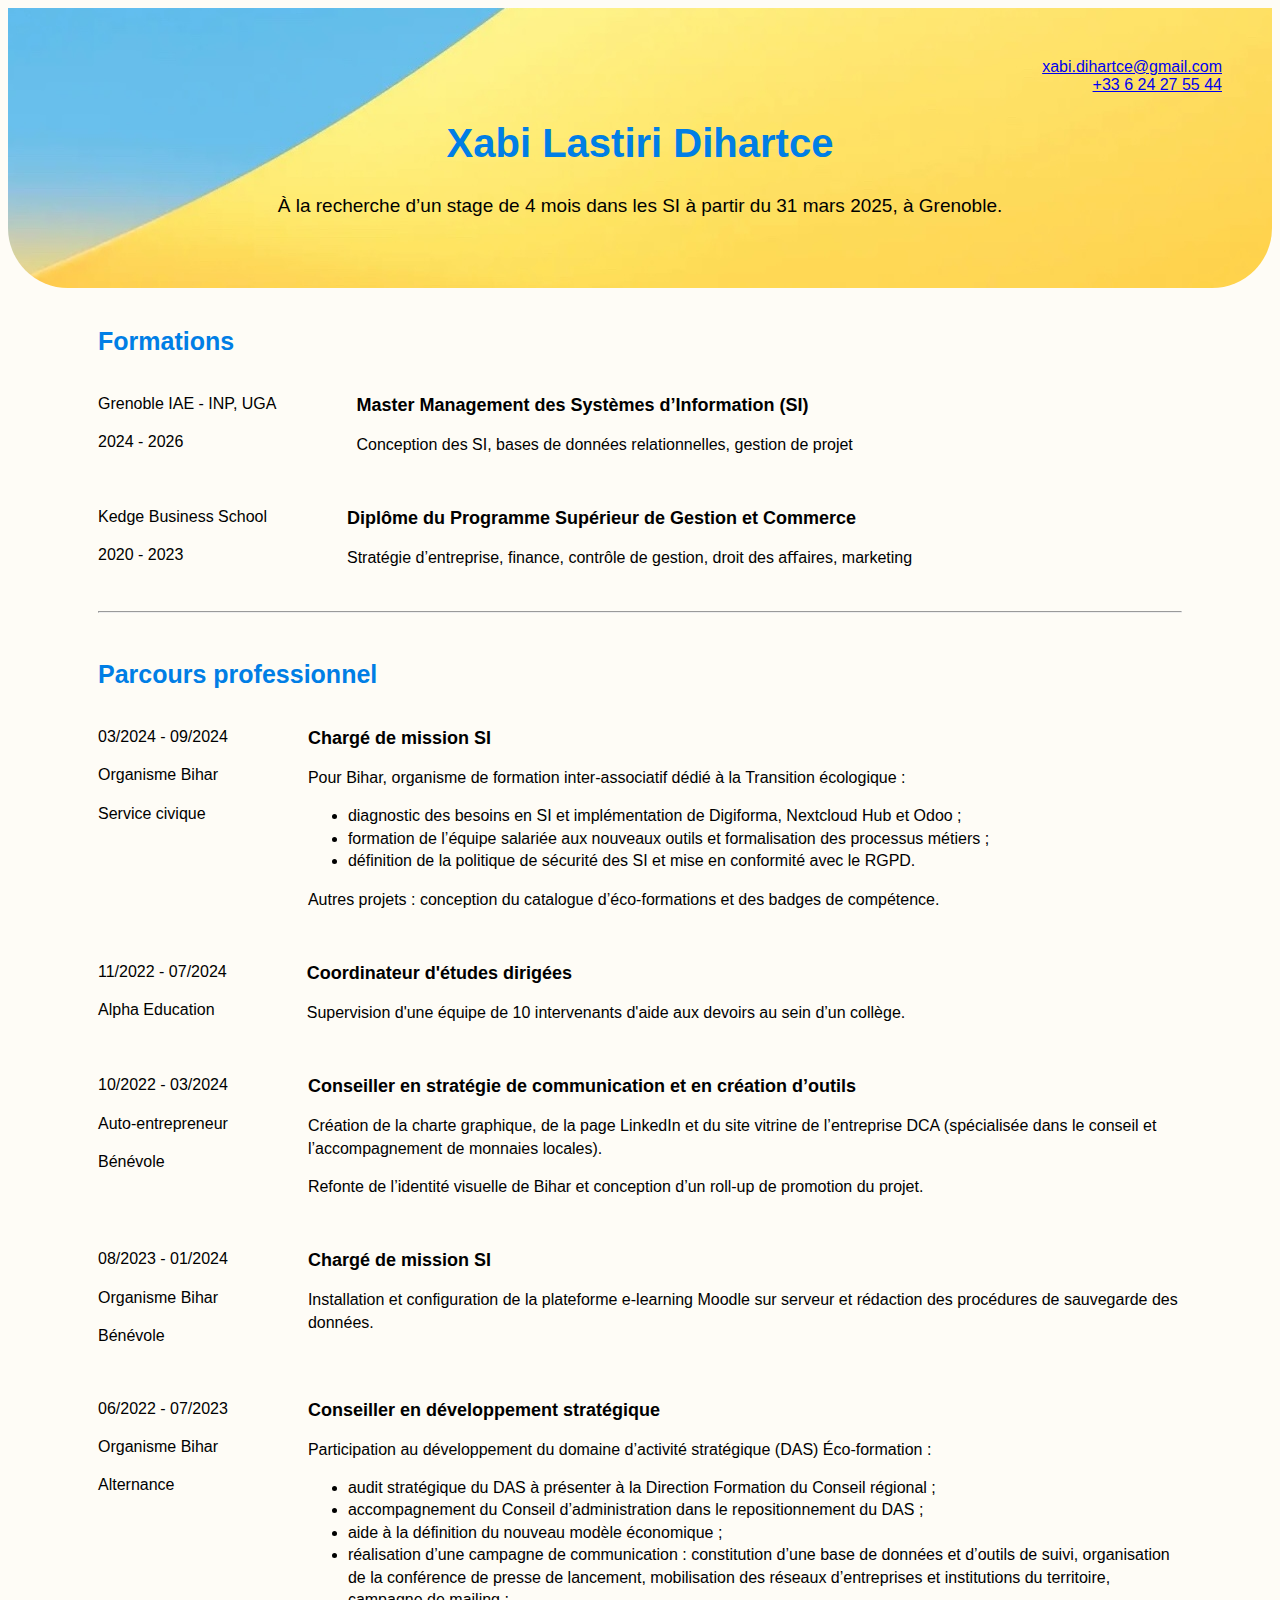
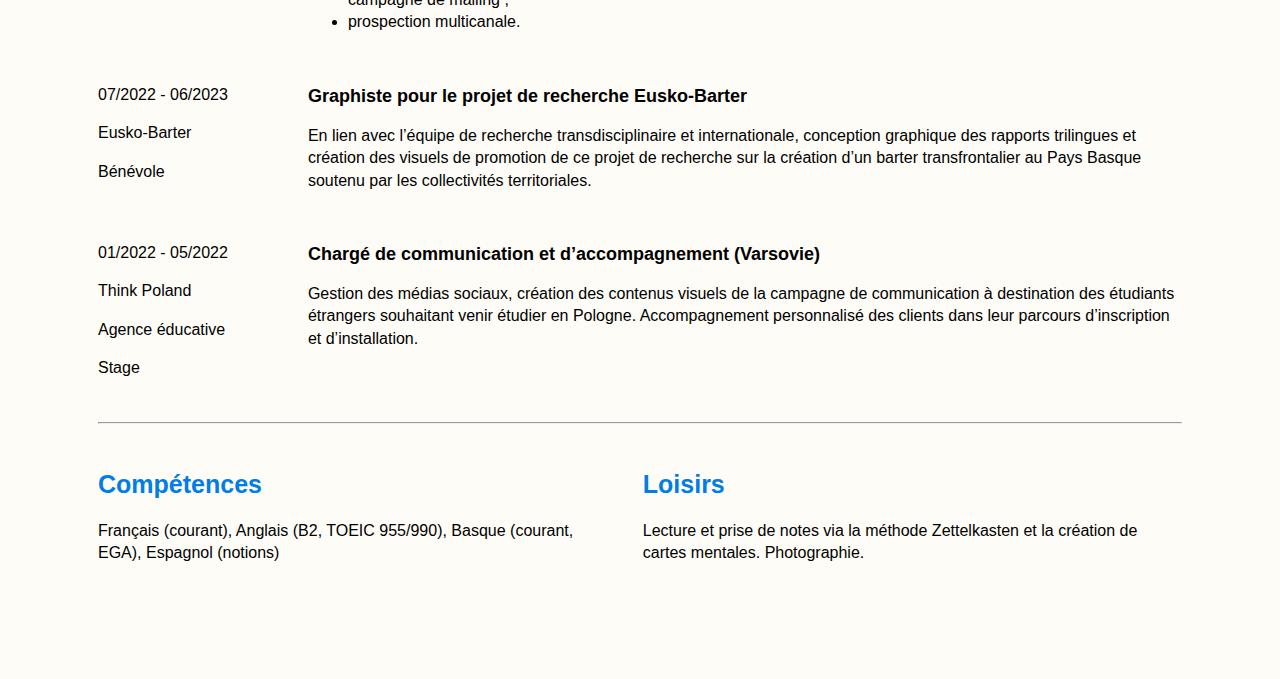
<file: www/pages/cv-xabi.html>
<!DOCTYPE html>
<html>
    <head>
        <meta charset="UTF-8">
        <meta name="Auteur" content="Xabi Lastiri Dihartce">
        <meta name="Dernière MAJ" content="Septembre 2024">
        <title>CV de Xabi Lastiri Dihartce</title>
        <link rel="stylesheet" href="../styles/style_cv_xabi.css">
    </head>
    <body>
        <header>
            <div id="Contact">
                <a href="mailto:xabi.dihartce@gmail.com">xabi.dihartce@gmail.com</a>
                <br>
                <a href="0624275544">+33 6 24 27 55 44</a>
            </div>
            <h1>Xabi Lastiri Dihartce</h1>
            <p id="intro">À la recherche d’un stage de 4 mois dans les SI à partir du 31 mars 2025, à Grenoble.</p>
        </header>
        <br>
        <main>
            <section id="formations">
                <h2>Formations</h2>
                <div id="master" class="colonnes">                    
                    <div class="gauche">
                        <p>Grenoble IAE - INP, UGA</p>
                        <p>2024 - 2026</p>
                    </div>
                    <div class="droite">
                        <H3>Master Management des Systèmes d’Information (SI)</H3>
                        <p>Conception des SI, bases de données relationnelles, gestion de projet</p>
                    </div>
                </div>
                <br>
                <div id="bachelor" class="colonnes">
                    <div class="gauche">
                        <p>Kedge Business School</p>
                        <p>2020 - 2023</p>
                    </div>
                    <div class="droite">
                        <H3>Diplôme du Programme Supérieur de Gestion et Commerce</H3>
                        <p>Stratégie d’entreprise, finance, contrôle de gestion, droit des aﬀaires, marketing</p>
                    </div>
                </div>
            </section>
            <br>
            <hr>
            <br>
            <section id="parcourspro">
                <h2>Parcours professionnel</h2>
                <div id="chgsi" class="colonnes">
                    <div class="gauche">
                        <p>03/2024 - 09/2024</p>
                        <p>Organisme Bihar</p>
                        <p>Service civique</p>
                    </div>
                    <div class="droite">
                        <H3>Chargé de mission SI</H3>
                        <p>Pour Bihar, organisme de formation inter-associatif dédié à la Transition écologique :</p>
                        <ul>
                            <li>diagnostic des besoins en SI et implémentation de Digiforma, Nextcloud Hub et Odoo ;</li>
                            <li>formation de l’équipe salariée aux nouveaux outils et formalisation des processus métiers ;</li>
                            <li>définition de la politique de sécurité des SI et mise en conformité avec le RGPD.</li>
                        </ul>
                        <p>Autres projets : conception du catalogue d’éco-formations et des badges de compétence.</p>
                    </div>
                </div>
                <br>
                <div id="coordo" class="colonnes">
                    <div class="gauche">
                        <p>11/2022 - 07/2024</p>
                        <p>Alpha Education</p>
                    </div>
                    <div class="droite">
                        <H3>Coordinateur d'études dirigées</H3>
                        <p>Supervision d'une équipe de 10 intervenants d'aide aux devoirs au sein d’un collège.</p>
                    </div>
                </div>
                <br>
                <div id="conseil" class="colonnes">
                    <div class="gauche">
                        <p>10/2022 - 03/2024</p>
                        <p>Auto-entrepreneur</p>
                        <p>Bénévole</p>
                    </div>
                    <div class="droite">
                        <H3>Conseiller en stratégie de communication et en création d’outils</H3>
                        <p>Création de la charte graphique, de la page LinkedIn et du site vitrine de l’entreprise DCA (spécialisée dans le conseil et l’accompagnement de monnaies locales).<p>
                        <p>Refonte de l’identité visuelle de Bihar et conception d’un roll-up de promotion du projet.</p>
                    </div>
                </div>
                <br>
                <div id="chgsiprem" class="colonnes">
                    <div class="gauche">
                        <p>08/2023 - 01/2024</p>
                        <p>Organisme Bihar</p>
                        <p>Bénévole</p>
                    </div>
                    <div class="droite">
                        <H3>Chargé de mission SI</H3>
                        <p>Installation et configuration de la plateforme e-learning Moodle sur serveur et rédaction des procédures de sauvegarde des données.</p>
                    </div>
                </div>
                <br>
                <div id="cds" class="colonnes">
                    <div class="gauche">
                        <p>06/2022 - 07/2023</p>
                        <p>Organisme Bihar</p>
                        <p>Alternance</p>
                    </div>
                    <div class="droite">
                        <H3>Conseiller en développement stratégique</H3>
                        <p>Participation au développement du domaine d’activité stratégique (DAS) Éco-formation :</p>
                        <ul>
                            <li>audit stratégique du DAS à présenter à la Direction Formation du Conseil régional ;</li>
                            <li>accompagnement du Conseil d’administration dans le repositionnement du DAS ;</li>
                            <li>aide à la définition du nouveau modèle économique ;</li>
                            <li>réalisation d’une campagne de communication : constitution d’une base de données et d’outils de suivi, organisation de la conférence de presse de lancement, mobilisation des réseaux d’entreprises et institutions du territoire, campagne de mailing ;</li>
                            <li>prospection multicanale.</li>
                        </ul>
                    </div>
                </div>
                <br>
                <div id="graph" class="colonnes">
                    <div class="gauche">
                        <p>07/2022 - 06/2023</p>
                        <p>Eusko-Barter</p>
                        <p>Bénévole</p>
                    </div>
                    <div class="droite">
                        <H3>Graphiste pour le projet de recherche Eusko-Barter</H3>
                        <p>En lien avec l’équipe de recherche transdisciplinaire et internationale, conception graphique des rapports trilingues et création des visuels de promotion de ce projet de recherche sur la création d’un barter transfrontalier au Pays Basque soutenu par les collectivités territoriales.</p>
                    </div>
                </div>
                <br>
                <div id="comvars" class="colonnes">
                    <div class="gauche">
                        <p>01/2022 - 05/2022</p>
                        <p>Think Poland</p>
                        <p>Agence éducative</p>
                        <p>Stage</p>
                    </div>
                    <div class="droite">
                        <H3>Chargé de communication et d’accompagnement (Varsovie)</H3>
                        <p>Gestion des médias sociaux, création des contenus visuels de la campagne de communication à destination des étudiants étrangers souhaitant venir étudier en Pologne. Accompagnement personnalisé des clients dans leur parcours d’inscription et d’installation.</p>
                    </div>
                </div>
            </section>
            <br>
            <hr>
            <br>
            <div class="colonne2">
                <section id="competences">
                    <H2>Compétences</H2>
                    <p>Français (courant), Anglais (B2, TOEIC 955/990), Basque (courant, EGA), Espagnol (notions)</p>
                </section>
                <section id="loisirs">
                    <H2>Loisirs</H2>
                    <p>Lecture et prise de notes via la méthode Zettelkasten et la création de cartes mentales. Photographie.</p>
                </section>
            </div>
        </main>
    </body>
</html>
</file>
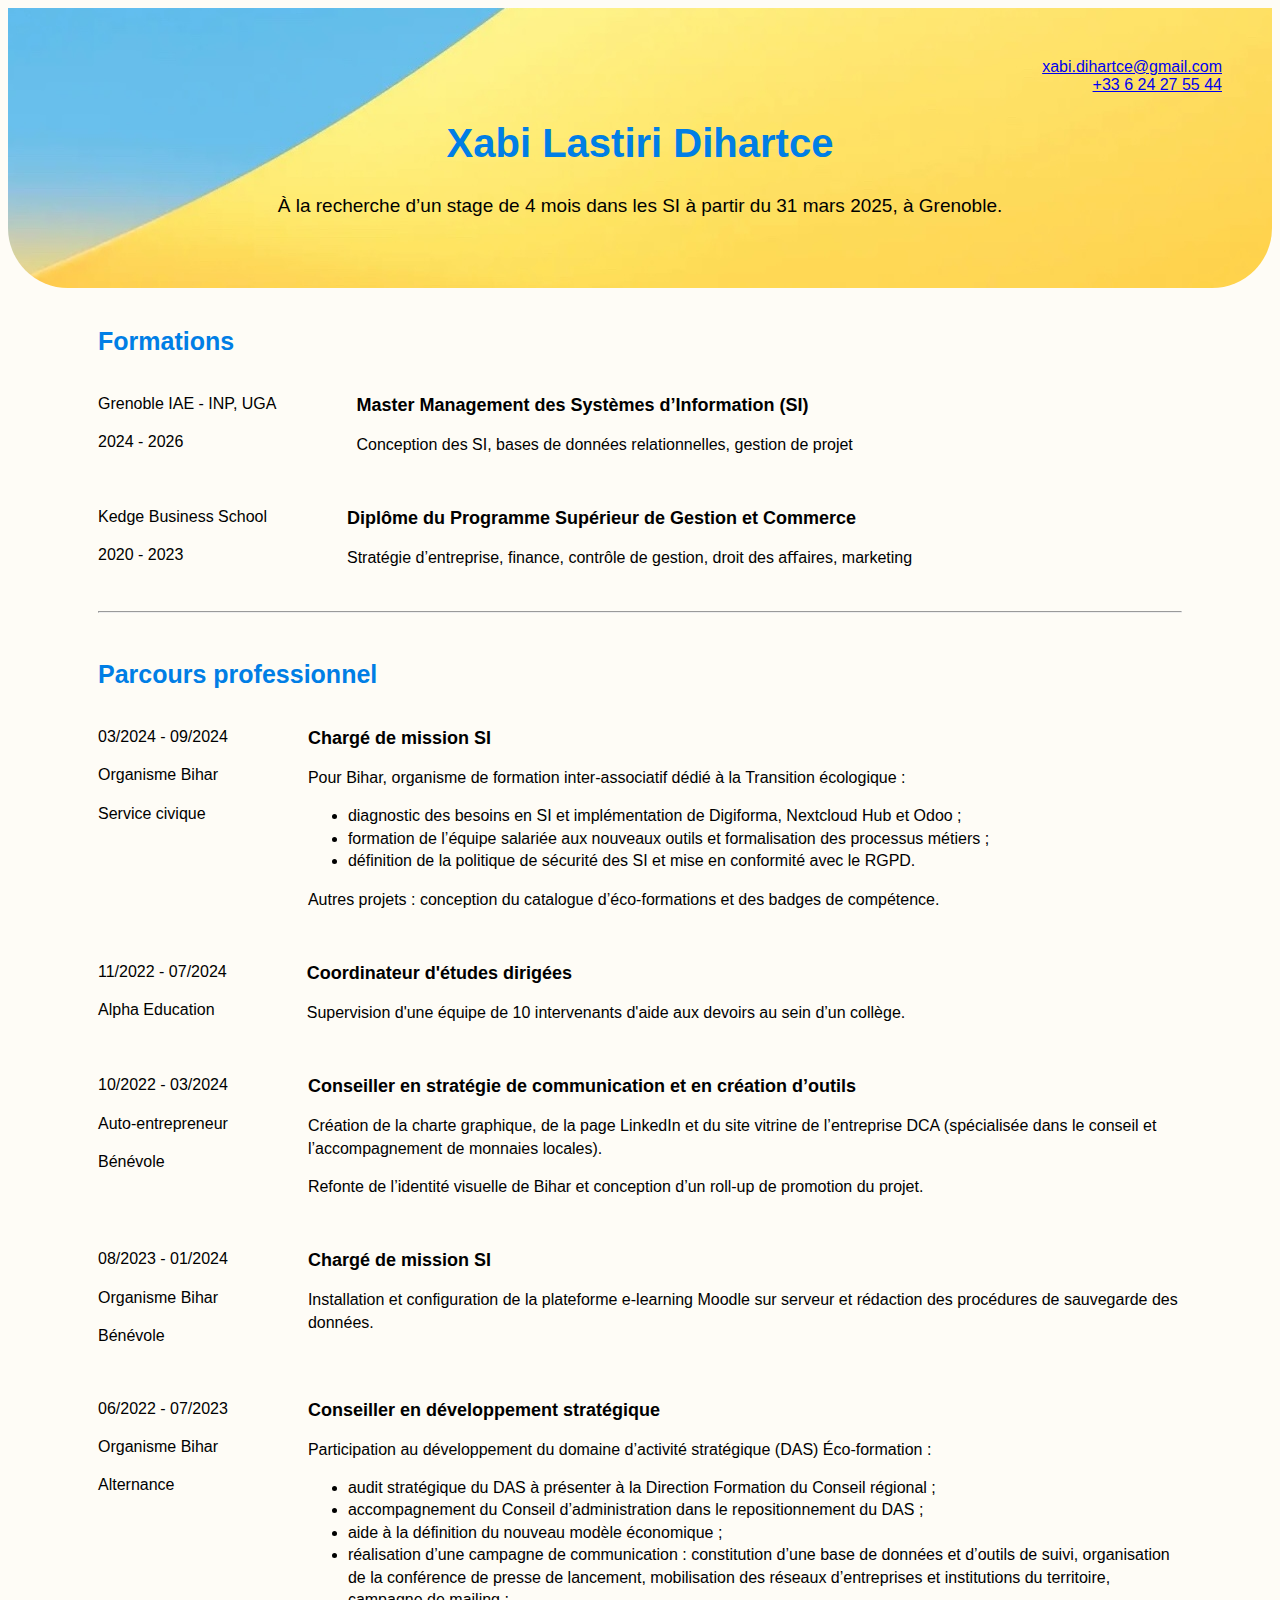
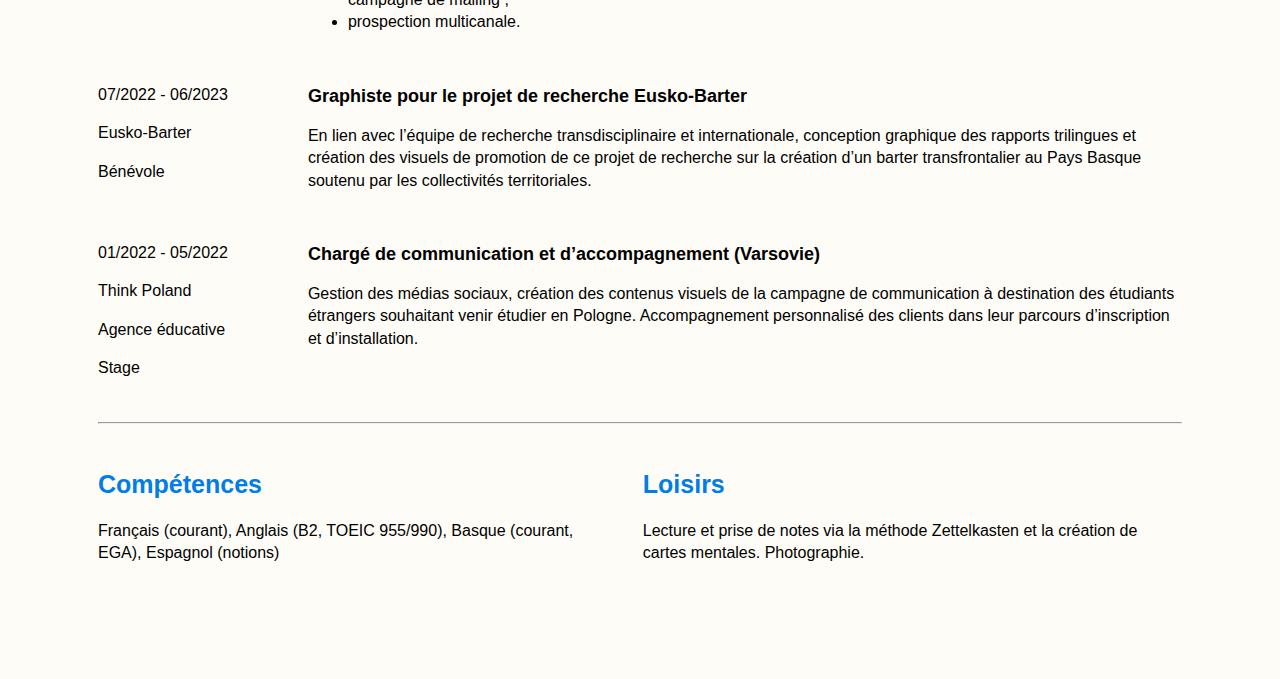
<file: www/pages/cv/cv-xabi.html>
<!DOCTYPE html>
<html>
    <head>
        <meta charset="UTF-8">
        <meta name="Auteur" content="Xabi Lastiri Dihartce">
        <meta name="Dernière MAJ" content="Septembre 2024">
        <title>CV de Xabi Lastiri Dihartce</title>
        <link rel="stylesheet" href="../../styles/style_cv_xabi.css">
    </head>
    <body>
        <header>
            <div id="Contact">
                <a href="mailto:xabi.dihartce@gmail.com">xabi.dihartce@gmail.com</a>
                <br>
                <a href="0624275544">+33 6 24 27 55 44</a>
            </div>
            <h1>Xabi Lastiri Dihartce</h1>
            <p id="intro">À la recherche d’un stage de 4 mois dans les SI à partir du 31 mars 2025, à Grenoble.</p>
        </header>
        <br>
        <main>
            <section id="formations">
                <h2>Formations</h2>
                <div id="master" class="colonnes">                    
                    <div class="gauche">
                        <p>Grenoble IAE - INP, UGA</p>
                        <p>2024 - 2026</p>
                    </div>
                    <div class="droite">
                        <H3>Master Management des Systèmes d’Information (SI)</H3>
                        <p>Conception des SI, bases de données relationnelles, gestion de projet</p>
                    </div>
                </div>
                <br>
                <div id="bachelor" class="colonnes">
                    <div class="gauche">
                        <p>Kedge Business School</p>
                        <p>2020 - 2023</p>
                    </div>
                    <div class="droite">
                        <H3>Diplôme du Programme Supérieur de Gestion et Commerce</H3>
                        <p>Stratégie d’entreprise, finance, contrôle de gestion, droit des aﬀaires, marketing</p>
                    </div>
                </div>
            </section>
            <br>
            <hr>
            <br>
            <section id="parcourspro">
                <h2>Parcours professionnel</h2>
                <div id="chgsi" class="colonnes">
                    <div class="gauche">
                        <p>03/2024 - 09/2024</p>
                        <p>Organisme Bihar</p>
                        <p>Service civique</p>
                    </div>
                    <div class="droite">
                        <H3>Chargé de mission SI</H3>
                        <p>Pour Bihar, organisme de formation inter-associatif dédié à la Transition écologique :</p>
                        <ul>
                            <li>diagnostic des besoins en SI et implémentation de Digiforma, Nextcloud Hub et Odoo ;</li>
                            <li>formation de l’équipe salariée aux nouveaux outils et formalisation des processus métiers ;</li>
                            <li>définition de la politique de sécurité des SI et mise en conformité avec le RGPD.</li>
                        </ul>
                        <p>Autres projets : conception du catalogue d’éco-formations et des badges de compétence.</p>
                    </div>
                </div>
                <br>
                <div id="coordo" class="colonnes">
                    <div class="gauche">
                        <p>11/2022 - 07/2024</p>
                        <p>Alpha Education</p>
                    </div>
                    <div class="droite">
                        <H3>Coordinateur d'études dirigées</H3>
                        <p>Supervision d'une équipe de 10 intervenants d'aide aux devoirs au sein d’un collège.</p>
                    </div>
                </div>
                <br>
                <div id="conseil" class="colonnes">
                    <div class="gauche">
                        <p>10/2022 - 03/2024</p>
                        <p>Auto-entrepreneur</p>
                        <p>Bénévole</p>
                    </div>
                    <div class="droite">
                        <H3>Conseiller en stratégie de communication et en création d’outils</H3>
                        <p>Création de la charte graphique, de la page LinkedIn et du site vitrine de l’entreprise DCA (spécialisée dans le conseil et l’accompagnement de monnaies locales).<p>
                        <p>Refonte de l’identité visuelle de Bihar et conception d’un roll-up de promotion du projet.</p>
                    </div>
                </div>
                <br>
                <div id="chgsiprem" class="colonnes">
                    <div class="gauche">
                        <p>08/2023 - 01/2024</p>
                        <p>Organisme Bihar</p>
                        <p>Bénévole</p>
                    </div>
                    <div class="droite">
                        <H3>Chargé de mission SI</H3>
                        <p>Installation et configuration de la plateforme e-learning Moodle sur serveur et rédaction des procédures de sauvegarde des données.</p>
                    </div>
                </div>
                <br>
                <div id="cds" class="colonnes">
                    <div class="gauche">
                        <p>06/2022 - 07/2023</p>
                        <p>Organisme Bihar</p>
                        <p>Alternance</p>
                    </div>
                    <div class="droite">
                        <H3>Conseiller en développement stratégique</H3>
                        <p>Participation au développement du domaine d’activité stratégique (DAS) Éco-formation :</p>
                        <ul>
                            <li>audit stratégique du DAS à présenter à la Direction Formation du Conseil régional ;</li>
                            <li>accompagnement du Conseil d’administration dans le repositionnement du DAS ;</li>
                            <li>aide à la définition du nouveau modèle économique ;</li>
                            <li>réalisation d’une campagne de communication : constitution d’une base de données et d’outils de suivi, organisation de la conférence de presse de lancement, mobilisation des réseaux d’entreprises et institutions du territoire, campagne de mailing ;</li>
                            <li>prospection multicanale.</li>
                        </ul>
                    </div>
                </div>
                <br>
                <div id="graph" class="colonnes">
                    <div class="gauche">
                        <p>07/2022 - 06/2023</p>
                        <p>Eusko-Barter</p>
                        <p>Bénévole</p>
                    </div>
                    <div class="droite">
                        <H3>Graphiste pour le projet de recherche Eusko-Barter</H3>
                        <p>En lien avec l’équipe de recherche transdisciplinaire et internationale, conception graphique des rapports trilingues et création des visuels de promotion de ce projet de recherche sur la création d’un barter transfrontalier au Pays Basque soutenu par les collectivités territoriales.</p>
                    </div>
                </div>
                <br>
                <div id="comvars" class="colonnes">
                    <div class="gauche">
                        <p>01/2022 - 05/2022</p>
                        <p>Think Poland</p>
                        <p>Agence éducative</p>
                        <p>Stage</p>
                    </div>
                    <div class="droite">
                        <H3>Chargé de communication et d’accompagnement (Varsovie)</H3>
                        <p>Gestion des médias sociaux, création des contenus visuels de la campagne de communication à destination des étudiants étrangers souhaitant venir étudier en Pologne. Accompagnement personnalisé des clients dans leur parcours d’inscription et d’installation.</p>
                    </div>
                </div>
            </section>
            <br>
            <hr>
            <br>
            <div class="colonne2">
                <section id="competences">
                    <H2>Compétences</H2>
                    <p>Français (courant), Anglais (B2, TOEIC 955/990), Basque (courant, EGA), Espagnol (notions)</p>
                </section>
                <section id="loisirs">
                    <H2>Loisirs</H2>
                    <p>Lecture et prise de notes via la méthode Zettelkasten et la création de cartes mentales. Photographie.</p>
                </section>
            </div>
        </main>
    </body>
</html>
</file>
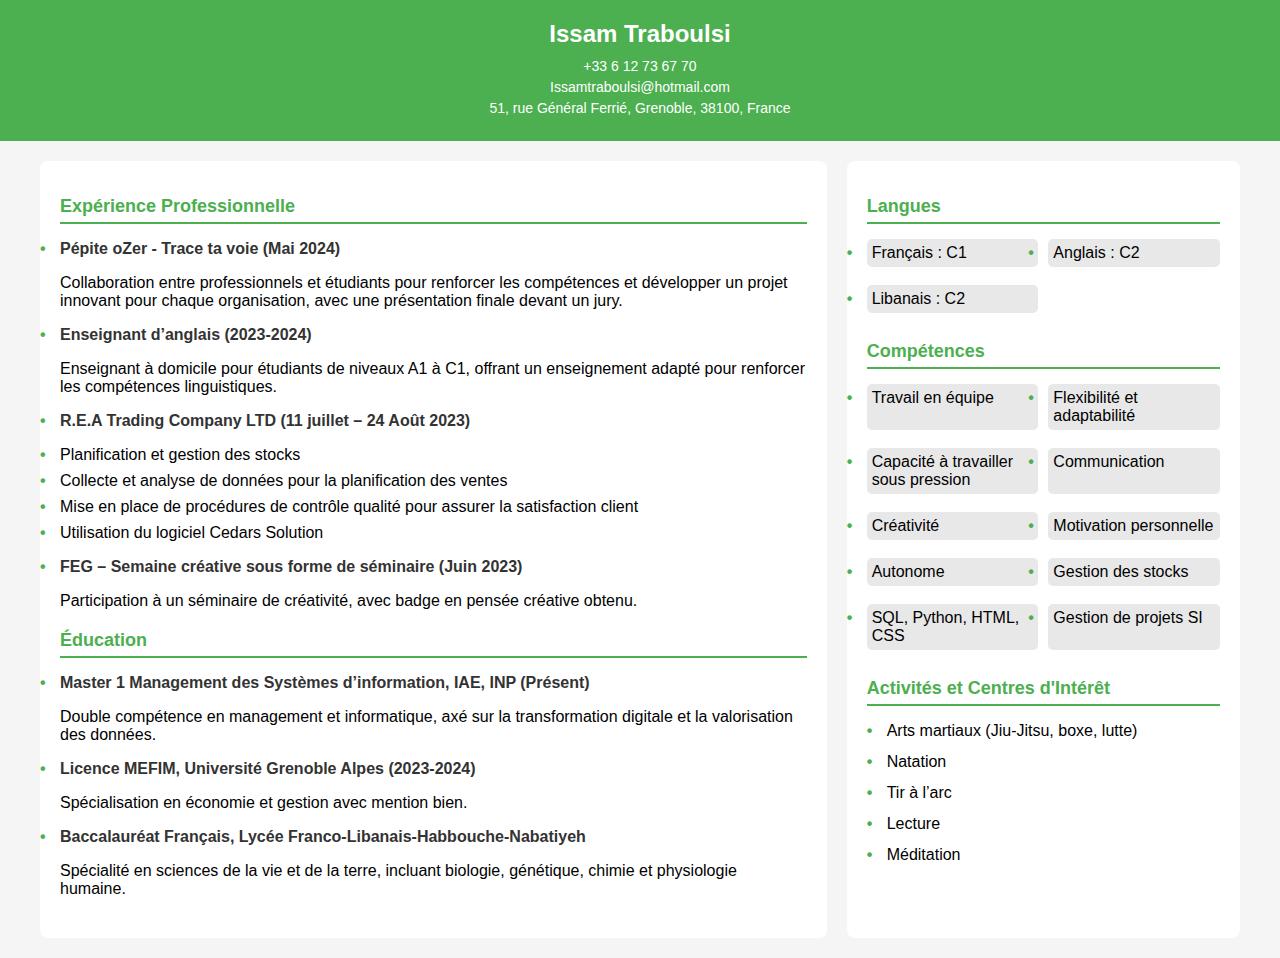
<file: www/pages/cv/cv_issam.html>
<!DOCTYPE html>
<html lang="fr">
<head>
    <meta charset="UTF-8">
    <meta name="viewport" content="width=device-width, initial-scale=1.0">
    <title>CV Issam Traboulsi</title>
    <link rel="stylesheet" href="../../styles/style_cv_issam.css">
</head>
<body>
    <header>
        <div>
            <h1>Issam Traboulsi</h1>
            <div id="contact">
                <p>+33 6 12 73 67 70</p>
                <p>Issamtraboulsi@hotmail.com</p>
                <p>51, rue Général Ferrié, Grenoble, 38100, France</p>
            </div>
        </div>
    </header>
    <main>
        <!-- Left Column -->
        <div class="gauche">
            <section>
                <h2>Expérience Professionnelle</h2>
                <ul>
                    <li>
                        <h3>Pépite oZer - Trace ta voie (Mai 2024)</h3>
                        <p>Collaboration entre professionnels et étudiants pour renforcer les compétences et développer un projet innovant pour chaque organisation, avec une présentation finale devant un jury.</p>
                    </li>
                    <li>
                        <h3>Enseignant d’anglais (2023-2024)</h3>
                        <p>Enseignant à domicile pour étudiants de niveaux A1 à C1, offrant un enseignement adapté pour renforcer les compétences linguistiques.</p>
                    </li>
                    <li>
                        <h3>R.E.A Trading Company LTD (11 juillet – 24 Août 2023)</h3>
                        <ul>
                            <li>Planification et gestion des stocks</li>
                            <li>Collecte et analyse de données pour la planification des ventes</li>
                            <li>Mise en place de procédures de contrôle qualité pour assurer la satisfaction client</li>
                            <li>Utilisation du logiciel Cedars Solution</li>
                        </ul>
                    </li>
                    <li>
                        <h3>FEG – Semaine créative sous forme de séminaire (Juin 2023)</h3>
                        <p>Participation à un séminaire de créativité, avec badge en pensée créative obtenu.</p>
                    </li>
                </ul>
            </section>

            <section>
                <h2>Éducation</h2>
                <ul>
                    <li>
                        <h3>Master 1 Management des Systèmes d’information, IAE, INP (Présent)</h3>
                        <p>Double compétence en management et informatique, axé sur la transformation digitale et la valorisation des données.</p>
                    </li>
                    <li>
                        <h3>Licence MEFIM, Université Grenoble Alpes (2023-2024)</h3>
                        <p>Spécialisation en économie et gestion avec mention bien.</p>
                    </li>
                    <li>
                        <h3>Baccalauréat Français, Lycée Franco-Libanais-Habbouche-Nabatiyeh</h3>
                        <p>Spécialité en sciences de la vie et de la terre, incluant biologie, génétique, chimie et physiologie humaine.</p>
                    </li>
                </ul>
            </section>
        </div>

        <!-- Right Column -->
        <div class="droite">
            <section>
                <h2>Langues</h2>
                <ul class="languages-list">
                    <li>Français : C1</li>
                    <li>Anglais : C2</li>
                    <li>Libanais : C2</li>
                </ul>
            </section>

            <section>
                <h2>Compétences</h2>
                <ul class="skills-list">
                    <li>Travail en équipe</li>
                    <li>Flexibilité et adaptabilité</li>
                    <li>Capacité à travailler sous pression</li>
                    <li>Communication</li>
                    <li>Créativité</li>
                    <li>Motivation personnelle</li>
                    <li>Autonome</li>
                    <li>Gestion des stocks</li>
                    <li>SQL, Python, HTML, CSS</li>
                    <li>Gestion de projets SI</li>
                </ul>
            </section>

            <section>
                <h2>Activités et Centres d'Intérêt</h2>
                <ul class="activities-list">
                    <li>Arts martiaux (Jiu-Jitsu, boxe, lutte)</li>
                    <li>Natation</li>
                    <li>Tir à l’arc</li>
                    <li>Lecture</li>
                    <li>Méditation</li>
                </ul>
            </section>
        </div>
    </main>
</body>
</html>
</file>
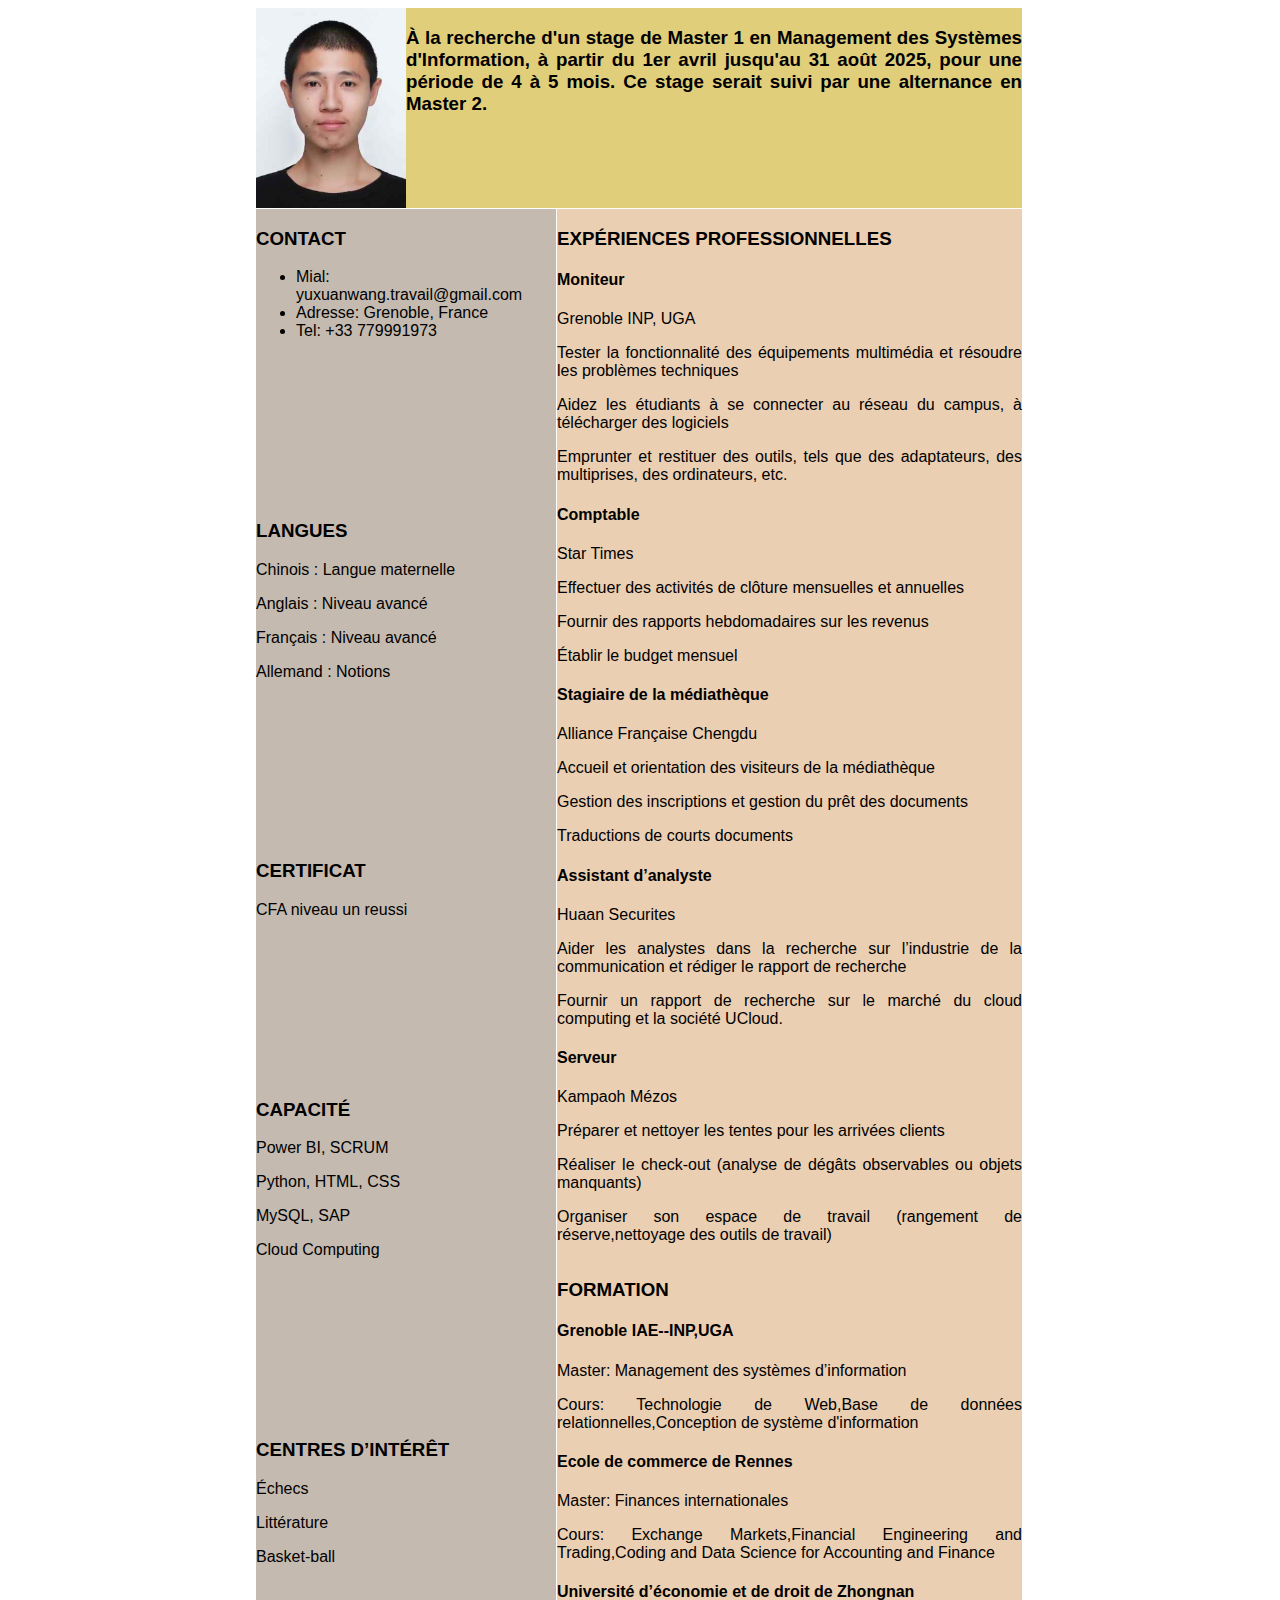
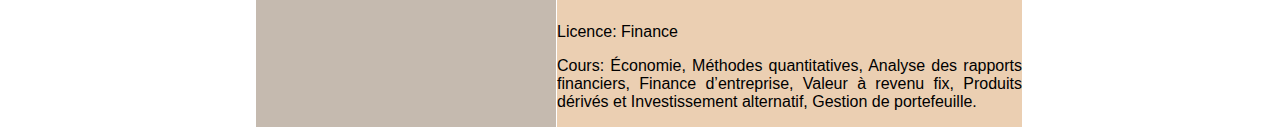
<file: www/pages/cv/cv_tom.html>
<!DOCTYPE html>
<html lang="en">
<head>
    <meta charset="UTF-8">
    <meta name="viewport" content="width=device-width, initial-scale=1.0">
    <link rel="stylesheet" href="../../styles/style_cv_tom.css" type="text/css">
    <title>CV</title>
</head>
<body>
    <header>
        <section>
            <img src="../../images/photo_tom.jpeg" width="150" height="200">
            <p>Yuxuan WANG</p>
        </section>
        <section>
            <h3>
                À la recherche d'un stage de Master 1 en Management des Systèmes d'Information, à partir du 1er avril
                jusqu'au 31 août 2025, pour une période de 4 à 5 mois. Ce stage serait suivi par une alternance en
                Master 2.
            </h3>
        </section>
    </header>
    <main>
        <section class="experience">
            <h3>
                EXPÉRIENCES PROFESSIONNELLES
            </h3>
            <h4>
                Moniteur
            </h4>
            <p class="company">
                Grenoble INP, UGA
            </p>
            <p>Tester la fonctionnalité des équipements multimédia et résoudre les problèmes techniques</p>
            <p>Aidez les étudiants à se connecter au réseau du campus, à télécharger des logiciels </p>
            <p>Emprunter et restituer des outils, tels que des adaptateurs, des multiprises, des ordinateurs, etc.</p>
            <h4>
                Comptable
            </h4>
            <p class="company">
                Star Times
            </p>

            <p>Effectuer des activités de clôture mensuelles et annuelles</p>
            <p>Fournir des rapports hebdomadaires sur les revenus</p>
            <p>Établir le budget mensuel</p>

            <h4>
                Stagiaire de la médiathèque
            </h4>
            <p class="company">
                Alliance Française Chengdu
            </p>

            <p>Accueil et orientation des visiteurs de la médiathèque</p>
            <p>Gestion des inscriptions et gestion du prêt des documents</p>
            <p>Traductions de courts documents</p>

            <h4>
                Assistant d’analyste
            </h4>
            <p class="company">
                Huaan Securites
            </p>

            <p>Aider les analystes dans la recherche sur l’industrie de la communication et rédiger le rapport
                de recherche</p>
            <p>Fournir un rapport de recherche sur le marché du cloud computing et la société UCloud.</p>

            <h4>
                Serveur
            </h4>
            <p id="company">
                Kampaoh Mézos
            </p>

            <p>Préparer et nettoyer les tentes pour les arrivées clients</p>
            <p>Réaliser le check-out (analyse de dégâts observables ou objets manquants)</p>
            <p>Organiser son espace de travail (rangement de réserve,nettoyage des outils de travail)</p>

        </section>
        <section id="formation">
            <h3>
                FORMATION
            </h3>
            <h4>
                Grenoble IAE--INP,UGA
            </h4>
            <p class="diploma">
                Master: Management des systèmes d’information
            </p>

            <p>Cours: Technologie de Web,Base de données relationnelles,Conception de système d'information
            </p>

            <h4>
                Ecole de commerce de Rennes
            </h4>
            <p class="diploma">
                Master: Finances internationales
            </p>

            <p>Cours: Exchange Markets,Financial Engineering and Trading,Coding and Data Science for Accounting
                and Finance</p>

            <h4>
                Université d’économie et de droit de Zhongnan
            </h4>
            <p class="diploma">
                Licence: Finance
            </p>

            <p>Cours: Économie, Méthodes quantitatives, Analyse des rapports financiers, Finance d’entreprise,
                Valeur à revenu fix, Produits dérivés et Investissement alternatif, Gestion de portefeuille.
            </p>

        </section>
    </main>
    <aside>
        <section>
            <h3>
                CONTACT
            </h3>
            <ul>
                <li>
                    Mial: yuxuanwang.travail@gmail.com
                </li>
                <li>
                    Adresse: Grenoble, France
                </li>
                <li>
                    Tel: +33 779991973
                </li>
            </ul>
        </section>
        <section>
            <h3>
                LANGUES
            </h3>
            <p>
                Chinois : Langue maternelle
            </p>
            <p>
                Anglais : Niveau avancé
            </p>
            <p>
                Français : Niveau avancé
            </p>
            <p>
                Allemand : Notions
            </p>
        </section>
        <section>
            <h3>
                CERTIFICAT
            </h3>
            <p>
                CFA niveau un reussi
            </p>
        </section>
        <section>
            <h3>
                CAPACITÉ
            </h3>

            <p>
                Power BI, SCRUM
            </p>
            <p>
                Python, HTML, CSS
            </p>
            <p>
                MySQL, SAP
            </p>
            <p>
                Cloud Computing
            </p>
        </section>
        <section>
            <h3>
                CENTRES D’INTÉRÊT
            </h3>

            <p>
                Échecs
            </p>
            <p>
                Littérature
            </p>
            <p>
                Basket-ball
            </p>

        </section>

    </aside>
    <footer>

    </footer>
</body>

</html>
</file>
<file: www/styles/style_cv_xabi.css>
#Contact {
    font-family: Avenir Next, sans-serif;
    color: rgb(0, 0, 0);
    text-align: right;
}

body {
    background-color: #FEFCF6;
}

main {
    padding: 0px 90px 90px 90px;
}

header {
    padding: 50px;
    background-image: url(../images/ventura-clair.jpg);
    background-position: 0;
    border-radius: 0px 0px 60px 60px;
}

#intro {
    font-size: 19px;
    text-align: center;
    margin: 30;
}

h1 {
    color: rgb(0, 126, 229);
    font-family: Avenir Next, sans-serif;
    font-size: 40px;
    text-align: center;
}

h2 {
    color: rgb(0, 126, 229);
    font-family: Avenir Next, sans-serif;
    font-size: 25px;
    text-align: left;
}

h3 {
    color: rgb(0, 0, 0);
    font-family: Avenir Next, sans-serif;
    font-size: 18px;
    text-align: left;
}

p {
    color: rgb(0, 0, 0);
    font-family: Avenir Next, sans-serif;
    font-size: 16px;
    line-height: 1.4;
    text-align: left;
}

ul {
    color: rgb(0, 0, 0);
    font-family: Avenir Next, sans-serif;
    font-size: 16px;
    line-height: 1.4;
    text-align: left;
}

.colonnes {
    display: flex;
    gap: 80px;
    align-items: flex-start;
}

    .gauche {
        text-align: left;
        white-space: nowrap;
    }

    .droite {
        flex-grow: 1;
    }


.colonne2 {
    display: flex;
    gap: 50px;
    }
    #Compétences {
        text-align: left;
    }
    #Loisirs {
        text-align: left;
    }
</file>
<file: www/styles/style_cv_issam.css>
body {
    font-family: Arial, sans-serif;
    background-color: #f5f5f5;
    margin: 0;
    padding: 0;
}

header {
    background-color: #4CAF50;
    color: white;
    padding: 20px;
    text-align: center;
    display: flex;
    align-items: center;
    justify-content: center;
}

header img {
    width: 100px;
    height: 100px;
    border-radius: 50%;
    margin-right: 20px;
}

h1 {
    font-size: 24px;
    margin: 0;
}

#contact {
    margin-top: 10px;
    font-size: 14px;
    color: white;
}

/* Main container using CSS Grid */
main {
    display: grid;
    grid-template-columns: 2fr 1fr;
    gap: 20px;
    padding: 20px;
    max-width: 1200px;
    margin: 0 auto;
}

/* Left and Right column styles */
.gauche, .droite {
    background-color: white;
    padding: 20px;
    border-radius: 8px;
}

.gauche h2, .droite h2 {
    font-size: 18px;
    border-bottom: 2px solid #4CAF50;
    color: #4CAF50;
    padding-bottom: 5px;
}

ul {
    list-style-type: none;
    padding: 0;
}

ul li {
    margin-bottom: 8px;
    position: relative;
}

ul li::before {
    content: "• ";
    color: #4CAF50;
    font-weight: bold;
    position: absolute;
    left: -20px;
}

h3 {
    font-size: 16px;
    color: #333;
}

p {
    margin: 5px 0;
}

/* Custom style for sections in the left column */
section {
    margin-bottom: 20px;
}

/* Skills and Languages styles */
.skills-list, .languages-list {
    display: grid;
    grid-template-columns: 1fr 1fr;
    gap: 10px;
    margin-top: 10px;
}

.skills-list li, .languages-list li {
    padding: 5px;
    background-color: #e8e8e8;
    border-radius: 5px;
}

/* Activities and Interests styles */
.activities-list {
    display: flex;
    flex-direction: column;
    gap: 5px;
}

.activities-list li {
    margin-left: 20px;
}

/* Responsive design for smaller screens */
@media (max-width: 768px) {
    main {
        grid-template-columns: 1fr; /* Stack sections vertically */
    }
    header {
        flex-direction: column;
        text-align: center;
    }
    header img {
        margin: 0 auto 10px;
    }
}
</file>
<file: www/styles/style_cv_tom.css>
* {
    text-align:justify;
    font-family: sans-serif;
}

body {
    display: grid;
    gap : 1px;
    grid-template-rows: 200px auto;
    grid-template-columns: 300px auto;
    grid-template-areas:
      "header header"
      "sidebar main";
      margin-left: 20%;
      margin-right: 20%;
}

header {
    display: grid;
    grid-area: header;
    background-color: #E1CE7A;
    display: flex;
}
  
aside {
    display: grid;
    grid-area: sidebar;
    background-color: #C5BAAF
 }

 #experience {
    background-color: #BDB57E;
 }

  
main {
    display: grid;
    grid-area: main;
    background-color: #EBCFB2;
}
  
footer {
    display: grid;
    grid-area: footer;
    background-color: #424B54;
}

.company {
    list-style-type: circle;
}

.diploma {
    list-style: disc;
}

/*
@media (min-width: 60000px) {
    * {
    grid-template-areas:
      
      "header header header"
      "aside main main"
      "footer footer footer";
  }
}
*/
</file>
